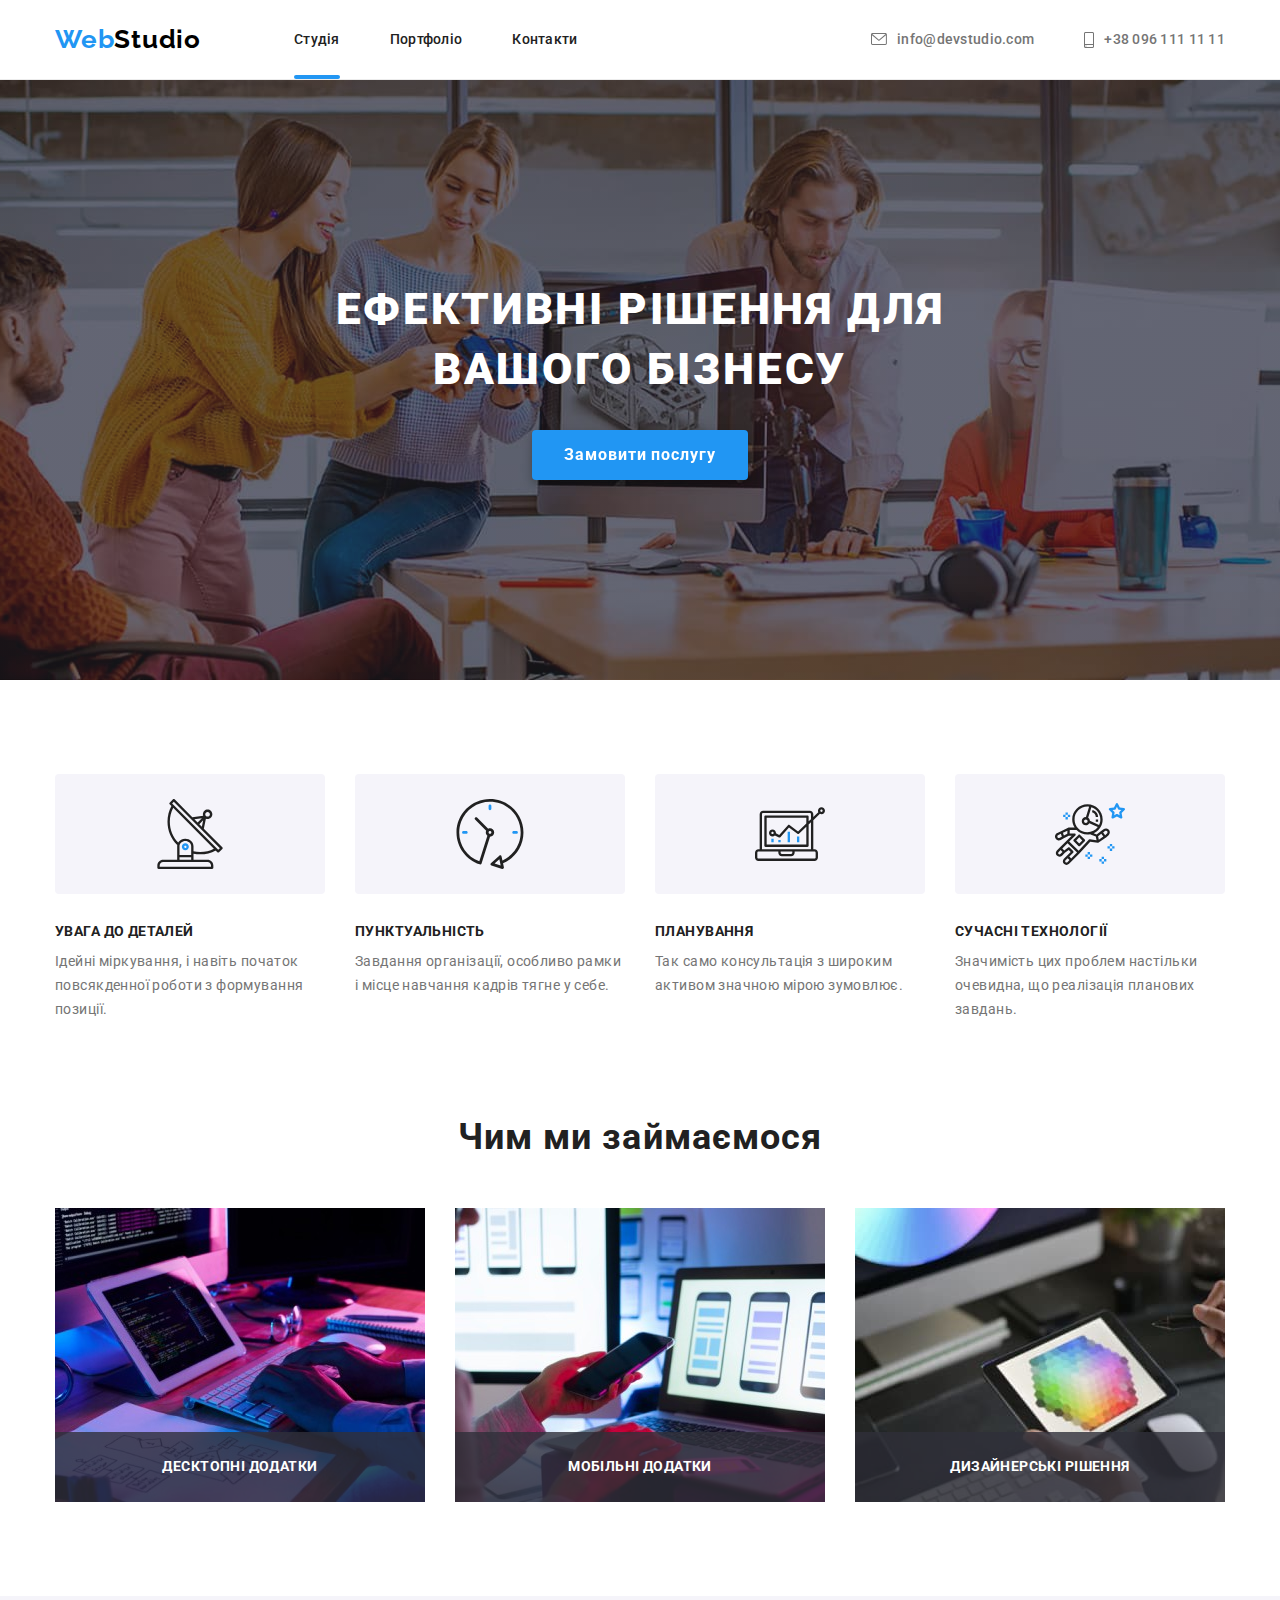
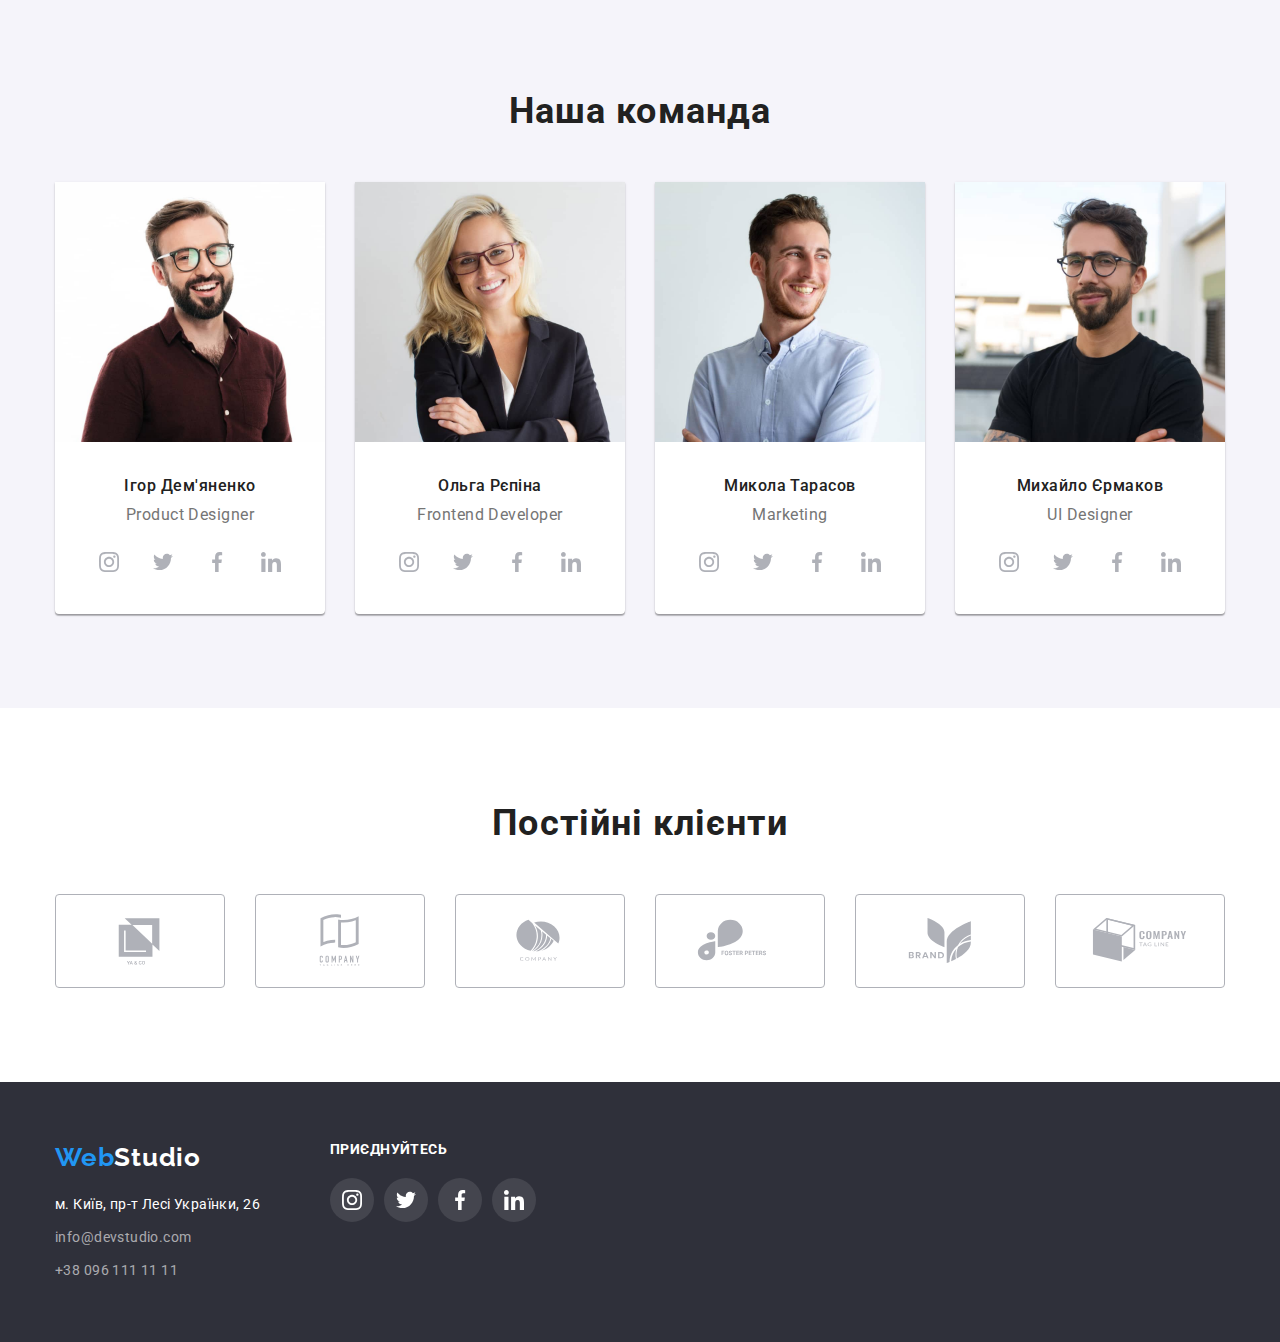
<file: index.html>
<!DOCTYPE html>
<html lang="uk">

<head>
    <meta charset='utf-8'>
    <meta http-equiv='X-UA-Compatible' content='IE=edge'>
    <title>WebStudio</title>
    <meta name='viewport' content='width=device-width, initial-scale=1'>
    <link rel="stylesheet"
        href="https://cdnjs.cloudflare.com/ajax/libs/modern-normalize/1.1.0/modern-normalize.min.css">
    <link rel="stylesheet" href="./css/style.css">
    <link rel="preconnect" href="https://fonts.googleapis.com">
    <link rel="preconnect" href="https://fonts.gstatic.com" crossorigin>
    <link
        href="https://fonts.googleapis.com/css2?family=Raleway:wght@700&family=Roboto:wght@400;500;700;900&display=swap"
        rel="stylesheet">
</head>

<body>
    <header class="header">
        <div class="container">
            <div class="header-content">
                <nav class="nav">
                    <a href="./index.html" class="logo-black no-text-decoration"><span
                            class="logo-accent">Web</span>Studio</a>
                    <ul class="navbar no-list-style">
                        <li>
                            <a href="./index.html" class="navbar-element no-text-decoration current-tab">Студія</a>
                        </li>
                        <li>
                            <a href="./portfolio.html" class="navbar-element no-text-decoration">Портфоліо</a>
                        </li>
                        <li>
                            <a href="#" class="navbar-element no-text-decoration">Контакти</a>
                        </li>
                    </ul>
                </nav>
                <ul class="header-contact no-list-style">
                    <li>
                        <a href="mailto:info@devstudio.com" class="email no-text-decoration"><svg class="email-icon"><use href="./images/icons.svg#envelope"></use></svg>info@devstudio.com</a>
                    </li>
                    <li>
                        <a href="tel:+380961111111" class="tel no-text-decoration"><svg class="phone-icon"><use href="./images/icons.svg#smartphone"></use></svg>+38 096 111 11 11</a>
                    </li>
                </ul>
            </div>
        </div>
    </header>
    <main>
        <section class="hero-screen">
            <div class="container">
                <div class="hero-content">
                    <h1 class="hero-tagline">ЕФЕКТИВНІ РІШЕННЯ ДЛЯ ВАШОГО БІЗНЕСУ</h1>
                    <button type="button" class="hero-btn" data-modal-open>Замовити послугу</button>
                </div>
            </div>
        </section>
        <section class="benefits">
            <div class="container">
                <h2 class="section-title hidden-title">Наші переваги</h2>
                <ul class="benefits-container no-list-style">
                    <li class="benefit">
                        <div class="benefits-background">
                            <svg class="benefits-icon"><use href="./images/icons.svg#antenna"></use></svg>
                        </div>
                        <h3 class="benefit-name">УВАГА ДО ДЕТАЛЕЙ</h3>
                        <p class="benefit-description">Ідейні міркування, і навіть початок повсякденної роботи з
                            формування позиції.</p>
                    </li>
                    <li class="benefit">
                        <div class="benefits-background">
                            <svg class="benefits-icon"><use href="./images/icons.svg#clock"></use></svg>
                        </div>
                        <h3 class="benefit-name">ПУНКТУАЛЬНІСТЬ</h3>
                        <p class="benefit-description">Завдання організації, особливо рамки і місце навчання кадрів
                            тягне у себе.</p>
                    </li>
                    <li class="benefit">
                        <div class="benefits-background">
                            <svg class="benefits-icon"><use href="./images/icons.svg#diagram"></use></svg>
                        </div>
                        <h3 class="benefit-name">ПЛАНУВАННЯ</h3>
                        <p class="benefit-description">Так само консультація з широким активом значною мірою зумовлює.
                        </p>
                    </li>
                    <li class="benefit">
                        <div class="benefits-background">
                            <svg class="benefits-icon"><use href="./images/icons.svg#astronaut"></use></svg>
                        </div>
                        <h3 class="benefit-name">СУЧАСНІ ТЕХНОЛОГІЇ</h3>
                        <p class="benefit-description">Значимість цих проблем настільки очевидна, що реалізація планових
                            завдань.</p>
                    </li>
                </ul>
            </div>
        </section>
        <section class="work-examples">
            <div class="container">
                <h2 class="section-title">Чим ми займаємося</h2>
                <ul class="work-examples-container no-list-style">
                    <li class="work-examples-card">
                        <img src="./images/job_example-1.jpg" alt="Приклад 1" class="work-examples-img" width="370">
                        <div class="work-examples-name">Десктопні додатки</div>
                    </li>
                    <li class="work-examples-card">
                        <img src="./images/job_example-2.jpg" alt="Приклад 2" class="work-examples-img" width="370">
                        <div class="work-examples-name">Мобільні додатки</div>
                    </li>
                    <li class="work-examples-card">
                        <img src="./images/job_example-3.jpg" alt="Приклад 3" class="work-examples-img" width="370">
                        <div class="work-examples-name">Дизайнерські рішення</div>
                    </li>
                </ul>
            </div>
        </section>
        <section class="team">
            <div class="container">
                <h2 class="section-title">Наша команда</h2>
                <ul class="team-container no-list-style">
                    <li class="team-member">
                        <img src="./images/designer.jpg" alt="Ігор Дем'яненко Фото" class="member-photo" width="270">
                        <div class="team-member-info">
                            <h3 class="member-name">Ігор Дем'яненко</h3>
                            <p class="member-job">Product Designer</p>
                            <ul class="member-socials-wrapper">
                                <li><a href="#" class="socials-link"><svg class="socials-icon"><use href="./images/icons.svg#instagram"></use></svg></a></li>
                                <li><a href="#" class="socials-link"><svg class="socials-icon"><use href="./images/icons.svg#twitter"></use></svg></a></li>
                                <li><a href="#" class="socials-link"><svg class="socials-icon"><use href="./images/icons.svg#facebook"></use></svg></a></li>
                                <li><a href="#" class="socials-link"><svg class="socials-icon"><use href="./images/icons.svg#linkedin"></use></svg></a></li>
                            </ul>
                        </div>
                    </li>
                    <li class="team-member">
                        <img src="./images/front-dev.jpg" alt="Ольга Рєпіна Фото" class="member-photo" width="270">
                        <div class="team-member-info">
                            <h3 class="member-name">Ольга Рєпіна</h3>
                            <p class="member-job">Frontend Developer</p>
                            <ul class="member-socials-wrapper">
                                <li><a href="#" class="socials-link"><svg class="socials-icon"><use href="./images/icons.svg#instagram"></use></svg></a></li>
                                <li><a href="#" class="socials-link"><svg class="socials-icon"><use href="./images/icons.svg#twitter"></use></svg></a></li>
                                <li><a href="#" class="socials-link"><svg class="socials-icon"><use href="./images/icons.svg#facebook"></use></svg></a></li>
                                <li><a href="#" class="socials-link"><svg class="socials-icon"><use href="./images/icons.svg#linkedin"></use></svg></a></li>
                            </ul>
                        </div>
                    </li>
                    <li class="team-member">
                        <img src="./images/marketing.jpg" alt="Микола Тарасов Фото" class="member-photo" width="270">
                        <div class="team-member-info">
                            <h3 class="member-name">Микола Тарасов</h3>
                            <p class="member-job">Marketing</p>
                            <ul class="member-socials-wrapper">
                                <li><a href="#" class="socials-link"><svg class="socials-icon"><use href="./images/icons.svg#instagram"></use></svg></a></li>
                                <li><a href="#" class="socials-link"><svg class="socials-icon"><use href="./images/icons.svg#twitter"></use></svg></a></li>
                                <li><a href="#" class="socials-link"><svg class="socials-icon"><use href="./images/icons.svg#facebook"></use></svg></a></li>
                                <li><a href="#" class="socials-link"><svg class="socials-icon"><use href="./images/icons.svg#linkedin"></use></svg></a></li>
                            </ul>
                        </div>
                    </li>
                    <li class="team-member">
                        <img src="./images/ui-designer.jpg" alt="Михайло Єрмаков Фото" class="member-photo" width="270">
                        <div class="team-member-info">
                            <h3 class="member-name">Михайло Єрмаков</h3>
                            <p class="member-job">UI Designer</p>
                            <ul class="member-socials-wrapper">
                                <li><a href="#" class="socials-link"><svg class="socials-icon"><use href="./images/icons.svg#instagram"></use></svg></a></li>
                                <li><a href="#" class="socials-link"><svg class="socials-icon"><use href="./images/icons.svg#twitter"></use></svg></a></li>
                                <li><a href="#" class="socials-link"><svg class="socials-icon"><use href="./images/icons.svg#facebook"></use></svg></a></li>
                                <li><a href="#" class="socials-link"><svg class="socials-icon"><use href="./images/icons.svg#linkedin"></use></svg></a></li>
                            </ul>
                        </div>
                    </li>
                </ul>
            </div>
        </section>
        <section class="clients">
            <div class="container">
                <h2 class="section-title">Постійні клієнти</h2>
                <ul class="clients-wrapper">
                    <li class="client-card"><a href="#" class="client-link"><svg class="client-logo"><use href="./images/icons.svg#logo"></use></svg></a></li>
                    <li class="client-card"><a href="#" class="client-link"><svg class="client-logo"><use href="./images/icons.svg#logo2"></use></svg></a></li>
                    <li class="client-card"><a href="#" class="client-link"><svg class="client-logo"><use href="./images/icons.svg#logo3"></use></svg></a></li>
                    <li class="client-card"><a href="#" class="client-link"><svg class="client-logo"><use href="./images/icons.svg#logo4"></use></svg></a></li>
                    <li class="client-card"><a href="#" class="client-link"><svg class="client-logo"><use href="./images/icons.svg#logo5"></use></svg></a></li>
                    <li class="client-card"><a href="#" class="client-link"><svg class="client-logo"><use href="./images/icons.svg#logo6"></use></svg></a></li>
                </ul>
            </div>
        </section>
    </main>
    <footer class="footer">
        <div class="container">
            <div class="footer-content">
                <div class="footer-info">
                    <a href="./index.html" class="logo-white footer-logo no-text-decoration"><span
                            class="logo-accent">Web</span>Studio</a>
                    <address>
                        <ul class="footer-address no-list-style">
                            <li>
                                <a href="https://goo.gl/maps/SzVKwYat1B8DqFJP9" class="address no-text-decoration"
                                    target="_blank" rel="noopener noreferrer nofollow">м. Київ, пр-т Лесі Українки, 26</a>
                            </li>
                            <li>
                                <a href="mailto:info@devstudio.com"
                                    class="footer-email no-text-decoration">info@devstudio.com</a>
                            </li>
                            <li>
                                <a href="tel:+380961111111" class="footer-tel no-text-decoration">+38 096 111 11 11</a>
                            </li>
                        </ul>
                    </address>
                </div>
                <div class="footer-socials">
                    <h3 class="footer-socials-title">ПРИЄДНУЙТЕСЬ</h3>
                    <ul class="footer-socials-wrapper">
                        <li><a href="#" class="footer-socials-link"><svg class="footer-socials-icons"><use href="./images/icons.svg#instagram"></use></svg></a></li>
                        <li><a href="#" class="footer-socials-link"><svg class="footer-socials-icons"><use href="./images/icons.svg#twitter"></use></svg></a></li>
                        <li><a href="#" class="footer-socials-link"><svg class="footer-socials-icons"><use href="./images/icons.svg#facebook"></use></svg></a></li>
                        <li><a href="#" class="footer-socials-link"><svg class="footer-socials-icons"><use href="./images/icons.svg#linkedin"></use></svg></a></li>
                    </ul>
                </div>
            </div>
        </div>
    </footer>
    <div class="backdrop is-hidden" data-modal>
        <div class="modal">
            <button class="modal-close-btn" type="button" data-modal-close>
                <svg class="close-cross-icon"><use href="./images/icons.svg#cross"></use></svg>
            </button>
        </div>
    </div>

    <script src="./js/modal.js"></script>
</body>

</html>
</file>
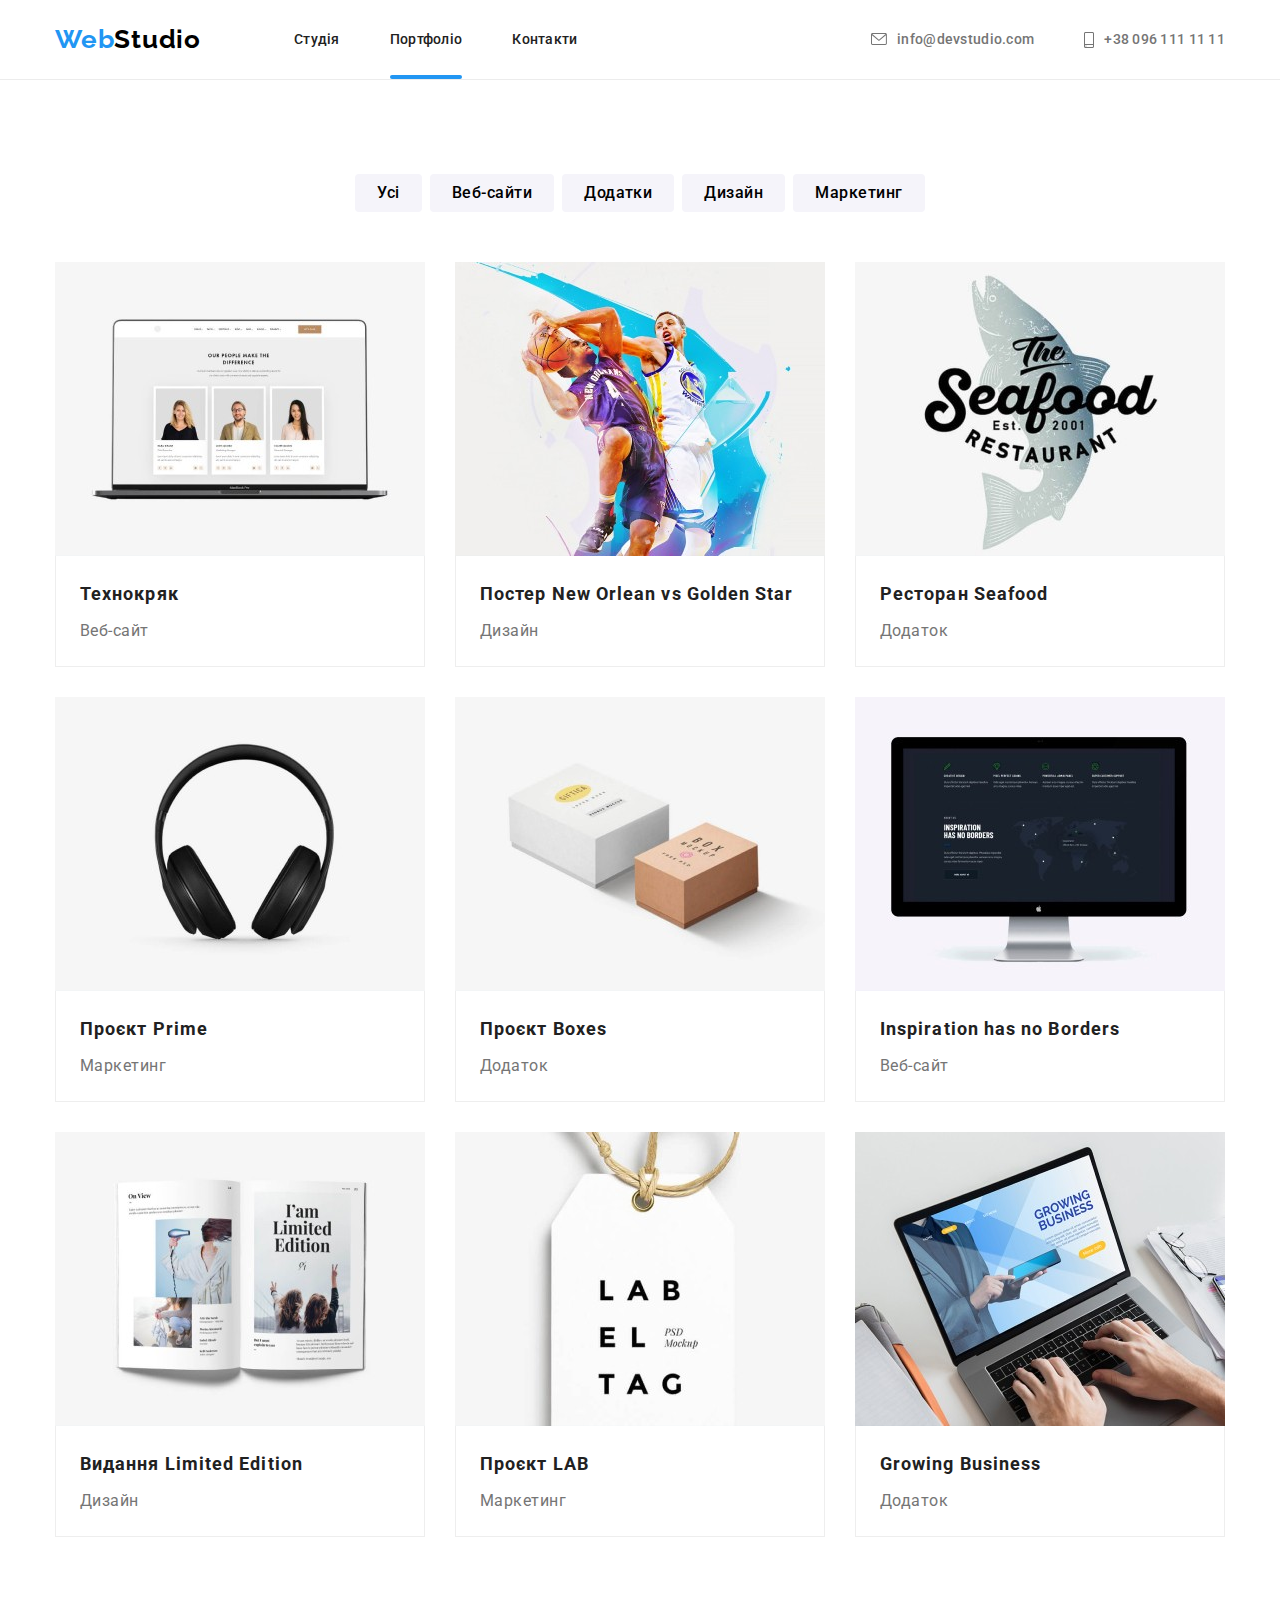
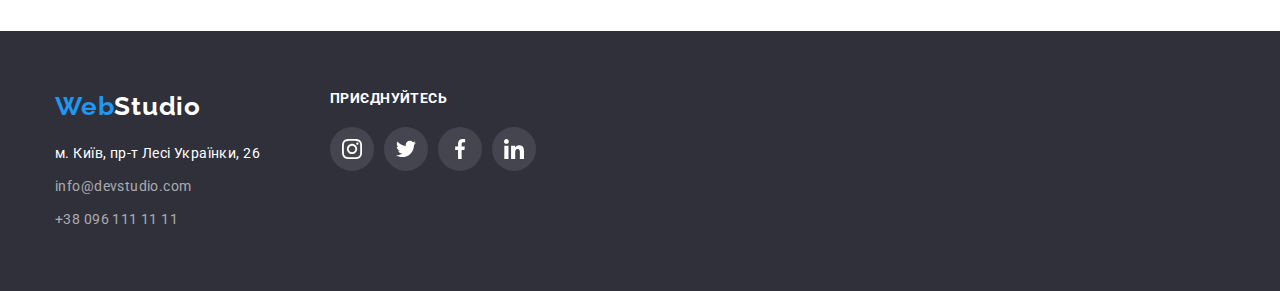
<file: portfolio.html>
<!DOCTYPE html>
<html lang="uk">

<head>
    <meta charset='utf-8'>
    <meta http-equiv='X-UA-Compatible' content='IE=edge'>
    <title>WebStudio</title>
    <meta name='viewport' content='width=device-width, initial-scale=1'>
    <link rel="stylesheet"
        href="https://cdnjs.cloudflare.com/ajax/libs/modern-normalize/1.1.0/modern-normalize.min.css">
    <link rel="stylesheet" href="./css/style.css">
    <link rel="preconnect" href="https://fonts.googleapis.com">
    <link rel="preconnect" href="https://fonts.gstatic.com" crossorigin>
    <link
        href="https://fonts.googleapis.com/css2?family=Raleway:wght@700&family=Roboto:wght@400;500;700;900&display=swap"
        rel="stylesheet">
</head>

<body>
    <header class="header">
        <div class="container">
            <div class="header-content">
                <nav class="nav">
                    <a href="./index.html" class="logo-black no-text-decoration"><span
                            class="logo-accent">Web</span>Studio</a>
                    <ul class="navbar no-list-style">
                        <li>
                            <a href="./index.html" class="navbar-element no-text-decoration">Студія</a>
                        </li>
                        <li>
                            <a href="./portfolio.html"
                                class="navbar-element no-text-decoration current-tab">Портфоліо</a>
                        </li>
                        <li>
                            <a href="#" class="navbar-element no-text-decoration">Контакти</a>
                        </li>
                    </ul>
                </nav>
                <ul class="header-contact no-list-style">
                    <li>
                        <a href="mailto:info@devstudio.com" class="email no-text-decoration"><svg class="email-icon">
                                <use href="./images/icons.svg#envelope"></use>
                            </svg>info@devstudio.com</a>
                    </li>
                    <li>
                        <a href="tel:+380961111111" class="tel no-text-decoration"><svg class="phone-icon">
                                <use href="./images/icons.svg#smartphone"></use>
                            </svg>+38 096 111 11 11</a>
                    </li>
                </ul>
            </div>
        </div>
    </header>
    <main>
        <section class="portfolio">
            <div class="container">
                <ul class="portfolio-filter no-list-style">
                    <li><button type="button" class="filter-btn">Усі</button></li>
                    <li><button type="button" class="filter-btn">Веб-сайти</button></li>
                    <li><button type="button" class="filter-btn">Додатки</button></li>
                    <li><button type="button" class="filter-btn">Дизайн</button></li>
                    <li><button type="button" class="filter-btn">Маркетинг</button></li>
                </ul>
                <ul class="portfolio-container no-list-style">
                    <li class="portfolio-card">
                        <a href="#" class="portfolio-card-content no-text-decoration">
                            <div class="portfolio-image-container">
                                <img src="./images/white-website-preview.jpg" alt="Приклад веб-сайту"
                                    class="portfolio-item-img" width="370">
                                <div class="portfolio-card-overlay">
                                    Ресурс пропонує комплексні пропозиції з різним рівнем функціоналу та сервісів. Все
                                    це
                                    дозволить відвідувачу отримати вичерпні відомості про компанію чи приватну особу.
                                </div>
                            </div>
                            <div class="portfolio-card-info">
                                <h3 class="portfolio-card-name">Технокряк</h3>
                                <p class="portfolio-card-type">Веб-сайт</p>
                            </div>
                        </a>
                    </li>
                    <li class="portfolio-card">
                        <a href="#" class="portfolio-card-content no-text-decoration">
                            <div class="portfolio-image-container">
                                <img src="./images/basketball-design.jpg" alt="Дизайн баскетбол"
                                    class="portfolio-item-img" width="370">
                                <div class="portfolio-card-overlay">
                                    Ресурс пропонує комплексні пропозиції з різним рівнем функціоналу та сервісів. Все
                                    це
                                    дозволить відвідувачу отримати вичерпні відомості про компанію чи приватну особу.
                                </div>
                            </div>
                            <div class="portfolio-card-info">
                                <h3 class="portfolio-card-name">Постер New Orlean vs Golden Star</h3>
                                <p class="portfolio-card-type">Дизайн</p>
                            </div>
                        </a>
                    </li>
                    <li class="portfolio-card">
                        <a href="#" class="portfolio-card-content no-text-decoration">
                            <div class="portfolio-image-container">
                                <img src="./images/seafood-logo.jpg" alt="Логотип Seafood" class="portfolio-item-img"
                                    width="370">
                                <div class="portfolio-card-overlay">
                                    Ресурс пропонує комплексні пропозиції з різним рівнем функціоналу та сервісів. Все
                                    це
                                    дозволить відвідувачу отримати вичерпні відомості про компанію чи приватну особу.
                                </div>
                            </div>
                            <div class="portfolio-card-info">
                                <h3 class="portfolio-card-name">Ресторан Seafood</h3>
                                <p class="portfolio-card-type">Додаток</p>
                            </div>
                        </a>
                    </li>
                    <li class="portfolio-card">
                        <a href="#" class="portfolio-card-content no-text-decoration">
                            <div class="portfolio-image-container">
                                <img src="./images/headphones.jpg" alt="Логотип Seafood" class="portfolio-item-img"
                                    width="370">
                                <div class="portfolio-card-overlay">
                                    Ресурс пропонує комплексні пропозиції з різним рівнем функціоналу та сервісів. Все
                                    це
                                    дозволить відвідувачу отримати вичерпні відомості про компанію чи приватну особу.
                                </div>
                            </div>
                            <div class="portfolio-card-info">
                                <h3 class="portfolio-card-name">Проєкт Prime</h3>
                                <p class="portfolio-card-type">Маркетинг</p>
                            </div>
                        </a>
                    </li>
                    <li class="portfolio-card">
                        <a href="#" class="portfolio-card-content no-text-decoration">
                            <div class="portfolio-image-container">
                                <img src="./images/boxes.jpg" alt="Продукт Boxes" class="portfolio-item-img"
                                    width="370">
                                <div class="portfolio-card-overlay">
                                    Ресурс пропонує комплексні пропозиції з різним рівнем функціоналу та сервісів. Все
                                    це
                                    дозволить відвідувачу отримати вичерпні відомості про компанію чи приватну особу.
                                </div>
                            </div>
                            <div class="portfolio-card-info">
                                <h3 class="portfolio-card-name">Проєкт Boxes</h3>
                                <p class="portfolio-card-type">Додаток</p>
                            </div>
                        </a>
                    </li>
                    <li class="portfolio-card">
                        <a href="#" class="portfolio-card-content no-text-decoration">
                            <div class="portfolio-image-container">
                                <img src="./images/dark-website-preview.jpg" alt="Приклад веб-сайту"
                                    class="portfolio-item-img" width="370">
                                <div class="portfolio-card-overlay">
                                    Ресурс пропонує комплексні пропозиції з різним рівнем функціоналу та сервісів. Все
                                    це
                                    дозволить відвідувачу отримати вичерпні відомості про компанію чи приватну особу.
                                </div>
                            </div>
                            <div class="portfolio-card-info">
                                <h3 class="portfolio-card-name">Inspiration has no Borders</h3>
                                <p class="portfolio-card-type">Веб-сайт</p>
                            </div>
                        </a>
                    </li>
                    <li class="portfolio-card">
                        <a href="#" class="portfolio-card-content no-text-decoration">
                            <div class="portfolio-image-container">
                                <img src="./images/opened-book.jpg" alt="Розгорнута книга" class="portfolio-item-img"
                                    width="370">
                                <div class="portfolio-card-overlay">
                                    Ресурс пропонує комплексні пропозиції з різним рівнем функціоналу та сервісів. Все
                                    це
                                    дозволить відвідувачу отримати вичерпні відомості про компанію чи приватну особу.
                                </div>
                            </div>
                            <div class="portfolio-card-info">
                                <h3 class="portfolio-card-name">Видання Limited Edition</h3>
                                <p class="portfolio-card-type">Дизайн</p>
                            </div>
                        </a>
                    </li>
                    <li class="portfolio-card">
                        <a href="#" class="portfolio-card-content no-text-decoration">
                            <div class="portfolio-image-container">
                                <img src="./images/lab-logo.jpg" alt="Логотип LAB" class="portfolio-item-img" width="370">
                                <div class="portfolio-card-overlay">
                                    Ресурс пропонує комплексні пропозиції з різним рівнем функціоналу та сервісів. Все це
                                    дозволить відвідувачу отримати вичерпні відомості про компанію чи приватну особу.
                                </div>
                            </div>
                                <div class="portfolio-card-info">
                                <h3 class="portfolio-card-name">Проєкт LAB</h3>
                                <p class="portfolio-card-type">Маркетинг</p>
                            </div>
                        </a>
                    </li>
                    <li class="portfolio-card">
                        <a href="#" class="portfolio-card-content no-text-decoration">
                            <div class="portfolio-image-container">
                                <img src="./images/laptop-app.jpg" alt="Додаток на ноутбуці" class="portfolio-item-img"
                                width="370">
                                <div class="portfolio-card-overlay">
                                    Ресурс пропонує комплексні пропозиції з різним рівнем функціоналу та сервісів. Все це
                                    дозволить відвідувачу отримати вичерпні відомості про компанію чи приватну особу.
                                </div>
                            </div>
                            <div class="portfolio-card-info">
                                <h3 class="portfolio-card-name">Growing Business</h3>
                                <p class="portfolio-card-type">Додаток</p>
                            </div>
                        </a>
                    </li>
                </ul>
            </div>
        </section>
    </main>
    <footer class="footer">
        <div class="container">
            <div class="footer-content">
                <div class="footer-info">
                    <a href="./index.html" class="logo-white footer-logo no-text-decoration"><span
                            class="logo-accent">Web</span>Studio</a>
                    <address>
                        <ul class="footer-address no-list-style">
                            <li>
                                <a href="https://goo.gl/maps/SzVKwYat1B8DqFJP9" class="address no-text-decoration"
                                    target="_blank" rel="noopener noreferrer nofollow">м. Київ, пр-т Лесі Українки,
                                    26</a>
                            </li>
                            <li>
                                <a href="mailto:info@devstudio.com"
                                    class="footer-email no-text-decoration">info@devstudio.com</a>
                            </li>
                            <li>
                                <a href="tel:+380961111111" class="footer-tel no-text-decoration">+38 096 111 11 11</a>
                            </li>
                        </ul>
                    </address>
                </div>
                <div class="footer-socials">
                    <h3 class="footer-socials-title">ПРИЄДНУЙТЕСЬ</h3>
                    <ul class="footer-socials-wrapper">
                        <li><a href="#" class="footer-socials-link"><svg class="footer-socials-icons">
                                    <use href="./images/icons.svg#instagram"></use>
                                </svg></a></li>
                        <li><a href="#" class="footer-socials-link"><svg class="footer-socials-icons">
                                    <use href="./images/icons.svg#twitter"></use>
                                </svg></a></li>
                        <li><a href="#" class="footer-socials-link"><svg class="footer-socials-icons">
                                    <use href="./images/icons.svg#facebook"></use>
                                </svg></a></li>
                        <li><a href="#" class="footer-socials-link"><svg class="footer-socials-icons">
                                    <use href="./images/icons.svg#linkedin"></use>
                                </svg></a></li>
                    </ul>
                </div>
            </div>
        </div>
    </footer>
</body>

</html>
</file>
<file: css/style.css>
:root {
    --accent-color: #2196f3;
    --active-color: #188CE8;
    --primary-color: #212121;
    --secondary-color: #757575;
    --secondary-background: #F5F4FA;
    --icons-color: #AFB1B8;
}

* {
    box-sizing: border-box;
    list-style: none;
}

body {
    background-color: white;
    font-family: 'Roboto', sans-serif;
    color: var(--primary-color);
    margin: 0;
    padding: 0;
}

section {
    padding: 94px 0;
    display: flex;
    flex-direction: column;
    justify-content: center;
    align-items: center;
    margin: 0;
}

h1,
h2,
h3,
h4,
h5,
h6,
p,
ul {
    padding: 0;
    margin: 0;
}

.no-text-decoration {
    text-decoration: none;
}

.no-list-style {
    list-style: none;
}

.container {
    width: 1200px;
    padding: 0 15px;
}

.header {
    width: 100%;
    height: 80px;
    display: flex;
    flex-direction: row;
    justify-content: center;
    align-items: center;
    background-color: white;
    border-bottom: 1px solid #ECECEC;
}

.header-content {
    width: 100%;
    display: flex;
    justify-content: space-between;
}

.nav {
    display: flex;
    flex-direction: row;
    align-items: center;
    gap: 93px;
}

.navbar {
    display: flex;
    flex-direction: row;
    gap: 50px;
}

.logo-black {
    font-family: 'Raleway', sans-serif;
    font-size: 26px;
    font-weight: 700;
    line-height: 1.17;
    letter-spacing: 0.03em;
    color: black;
}

.header-contact {
    display: flex;
    flex-direction: row;
    justify-content: center;
    align-items: center;
    gap: 50px;
}

.logo-white {
    font-family: 'Raleway', sans-serif;
    font-size: 26px;
    font-weight: 700;
    line-height: 1.17;
    letter-spacing: 0.03em;
    color: white;
}

.logo-accent {
    color: var(--accent-color);
}

.navbar-element {
    font-weight: 500;
    font-size: 14px;
    line-height: 1.14;
    letter-spacing: 0.02em;
    padding: 32px 0;
    color: var(--primary-color);
    transition: color 250ms cubic-bezier(0.4, 0, 0.2, 1);
}

.navbar-element:hover,
.navbar-element:focus,
.navbar-element:active {
    color: var(--accent-color);
}

.current-tab {
    position: relative;
}

.current-tab::after {
    content: '';
    display: block;
    width: 100%;
    height: 4px;
    background-color: var(--accent-color);
    position: absolute;
    border-radius: 2px;
    bottom: 0px;
}

.email {
    display: flex;
    align-items: center;
    gap: 10px;
    font-size: 14px;
    font-weight: 500;
    letter-spacing: 0.02em;
    line-height: 1.14;
    color: var(--secondary-color);
    transition: color 250ms cubic-bezier(0.4, 0, 0.2, 1);
}

.email:hover,
.email:focus,
.email:active {
    color: var(--accent-color);
}

.email-icon {
    width: 16px;
    height: 12px;
    fill: currentColor;
}

.tel {
    display: flex;
    align-items: center;
    gap: 10px;
    font-size: 14px;
    font-weight: 500;
    letter-spacing: 0.02em;
    line-height: 1.14;
    color: var(--secondary-color);
    transition: color 250ms cubic-bezier(0.4, 0, 0.2, 1);
}

.tel:hover,
.tel:focus,
.tel:active {
    color: var(--accent-color);
}

.phone-icon {
    width: 10px;
    height: 16px;
    fill: currentColor;
}

.hero-screen {
    width: 100%;
    background-size: 1600px;
    background-image: linear-gradient(to right, rgba(47, 48, 58, 0.4), rgba(47, 48, 58, 0.4)), url('../images/hero-background.jpg');
    background-position: center;
    background-repeat: no-repeat;
    text-align: center;
    padding: 200px 0;
}

.hero-content {
    text-align: center;
}

.hero-tagline {
    max-width: 696px;
    margin: 0 auto 30px auto;
    font-size: 44px;
    font-weight: 900;
    line-height: 1.36;
    letter-spacing: 0.06em;
    text-transform: uppercase;
    color: white;
}

.hero-btn {
    background-color: var(--accent-color);
    border-radius: 4px;
    padding: 10px 32px;
    cursor: pointer;
    border: none;
    filter: drop-shadow(0px 4px 4px rgba(0, 0, 0, 0.25));
    margin: auto;
    transition: background-color 250ms cubic-bezier(0.4, 0, 0.2, 1);

    font-family: 'Roboto', sans-serif;
    font-weight: 700;
    font-size: 16px;
    line-height: 1.88;
    display: flex;
    align-items: center;
    text-align: center;
    letter-spacing: 0.06em;
    color: white;
}

.hero-btn:hover,
.hero-btn:focus,
.hero-btn:active {
    background-color: var(--active-color);
}

.benefits {
    padding: 94px 0 0 0;
}

.benefits-container {
    display: flex;
    flex-direction: row;
    justify-content: center;
    gap: 30px;
}

.benefit {
    flex-basis: calc((100% - 90px) / 4);
}

.benefits-background {
    width: 100%;
    height: 120px;
    display: flex;
    justify-content: center;
    align-items: center;
    background-color: var(--secondary-background);
    margin-bottom: 30px;
    border-radius: 4px;
}

.benefits-icon {
    width: 70px;
    height: 70px;
}

.benefit-name {
    font-weight: 700;
    font-size: 14px;
    line-height: 1.14;
    letter-spacing: 0.03em;
    text-transform: uppercase;
    margin-bottom: 10px;
}

.benefit-description {
    font-size: 14px;
    line-height: 1.71;
    letter-spacing: 0.03em;
    color: var(--secondary-color);
}

.section-title {
    font-weight: 700;
    font-size: 36px;
    line-height: 1.17;
    text-align: center;
    letter-spacing: 0.03em;
    margin-bottom: 50px;
}

.hidden-title {
    display: none;
}

.work-examples-container {
    display: flex;
    flex-direction: row;
    justify-content: center;
    align-items: center;
    gap: 30px;
}

.work-examples-card {
    flex-basis: calc((100% - 60px) / 3);
    position: relative;
}

.work-examples-img {
    width: 100%;
    display: block;
}

.work-examples-name {
    width: 100%;
    height: 70px;
    background: rgba(47, 48, 58, 0.8);
    position: absolute;
    bottom: 0;
    display: flex;
    justify-content: center;
    align-items: center;

    font-weight: 700;
    font-size: 14px;
    line-height: 1.14;
    text-align: center;
    letter-spacing: 0.03em;
    text-transform: uppercase;
    color: white;
}

.team {
    background-color: var(--secondary-background);
}

.team-container {
    display: flex;
    flex-direction: row;
    justify-content: center;
    align-items: center;
    gap: 30px;
}

.team-member {
    flex-basis: calc((100% - 90px) / 4);
    background-color: white;
    border-radius: 0 0 4px 4px;
    box-shadow: 0px 1px 3px rgba(0, 0, 0, 0.12), 0px 1px 1px rgba(0, 0, 0, 0.14), 0px 2px 1px rgba(0, 0, 0, 0.2);
}

.member-photo {
    width: 100%;
}

.team-member-info {
    text-align: center;
    padding: 30px 0;
}

.member-name {
    font-weight: 500;
    font-size: 16px;
    line-height: 1.19;
    letter-spacing: 0.03em;
    margin-bottom: 10px;
}

.member-job {
    font-size: 16px;
    line-height: 1.19;
    letter-spacing: 0.03em;
    color: var(--secondary-color);
    margin-bottom: 16px;
}

.member-socials-wrapper {
    display: flex;
    justify-content: center;
    align-items: center;
    gap: 10px;
}

.socials-link {
    width: 44px;
    height: 44px;
    display: flex;
    justify-content: center;
    align-items: center;
    border-radius: 50%;
    transition: background-color 250ms cubic-bezier(0.4, 0, 0.2, 1), color 250ms cubic-bezier(0.4, 0, 0.2, 1);
}

.socials-link:hover,
.socials-link:focus,
.socials-link:active {
    background-color: var(--accent-color);
    color: white;
}

.socials-link {
    color: var(--icons-color);
}

.socials-icon {
    width: 20px;
    height: 20px;
    fill: currentColor;
}

.clients-wrapper {
    display: flex;
    justify-content: center;
    align-items: center;
    gap: 30px;
}

.client-card {
    flex-basis: calc((100% - 150px) / 6);
    border: 1px solid var(--icons-color);
    border-radius: 4px;
    transition: border 250ms cubic-bezier(0.4, 0, 0.2, 1);
}

.client-card:hover,
.client-card:focus,
.client-card:active {
    border: 1px solid var(--accent-color);
}

.client-link {
    height: 92px;
    display: flex;
    justify-content: center;
    align-items: center;
    color: var(--icons-color);
    transition: color 250ms cubic-bezier(0.4, 0, 0.2, 1);
}

.client-link:hover,
.client-link:focus,
.client-card:active {
    color: var(--accent-color);
}

.client-logo {
    width: 106px;
    height: 60px;
    fill: currentColor;
}

.footer {
    background-color: #2F303A;
    display: flex;
    flex-direction: row;
    justify-content: center;
    align-items: center;
    padding: 60px 0;
}

.footer-content {
    display: flex;
    flex-direction: row;
    justify-content: start;
    gap: 70px;
}

.footer-info {
    display: flex;
    flex-direction: column;
    justify-content: center;
    align-items: flex-start;
    gap: 20px;
}

.address {
    font-style: normal;
    font-size: 14px;
    line-height: 1.71;
    letter-spacing: 0.03em;
    color: white;
}

.footer-address {
    display: flex;
    flex-direction: column;
    gap: 9px;
}

.footer-email {
    font-style: normal;
    font-size: 14px;
    line-height: 1.71;
    letter-spacing: 0.03em;
    color: rgba(255, 255, 255, 0.6);
}

.footer-tel {
    font-style: normal;
    font-size: 14px;
    line-height: 1.71;
    letter-spacing: 0.03em;
    color: rgba(255, 255, 255, 0.6);
}

.footer-socials-title {
    font-weight: 700;
    font-size: 14px;
    line-height: 1.14;
    letter-spacing: 0.03em;
    text-transform: uppercase;
    color: white;
    margin-bottom: 20px;
}

.footer-socials-wrapper {
    display: flex;
    justify-content: center;
    align-items: center;
    gap: 10px;
}

.footer-socials-link {
    width: 44px;
    height: 44px;
    background-color: rgb(255, 255, 255, 10%);
    display: flex;
    justify-content: center;
    align-items: center;
    color: white;
    border-radius: 50%;
    transition: background-color 250ms cubic-bezier(0.4, 0, 0.2, 1);
}

.footer-socials-link:hover,
.footer-socials-link:focus,
.footer-socials-link:active {
    background-color: var(--accent-color);
}

.footer-socials-icons {
    width: 20px;
    height: 20px;
    fill: currentColor;
}

.backdrop {
    width: 100%;
    height: 100vh;
    background: rgba(0, 0, 0, 0.2);
    position: fixed;
    top: 0;
    left: 0;
    display: flex;
    justify-content: center;
    align-items: center;
    transition: visibility 250ms cubic-bezier(0.4, 0, 0.2, 1), opacity 250ms cubic-bezier(0.4, 0, 0.2, 1);
}

.backdrop.is-hidden .modal {
    transform: translateY(100%) scale(0.7);
}

.is-hidden {
    visibility: hidden;
    opacity: 0;
    pointer-events: none;
}

.modal {
    width: 528px;
    height: 581px;
    background-color: white;
    position: relative;
    transform: translateY(0%) scale(1);
    transition: transform 250ms cubic-bezier(0.4, 0, 0.2, 1);
}

.modal-close-btn {
    width: 30px;
    height: 30px;
    position: absolute;
    top: 8px;
    right: 8px;
    border-radius: 50%;
    background: white;
    display: flex;
    justify-content: center;
    align-items: center;
    border: 1px solid rgba(0, 0, 0, 0.1);
    cursor: pointer;
}

.close-cross-icon {
    width: 11px;
    height: 11px;
}

.portfolio-filter {
    display: flex;
    flex-direction: row;
    justify-content: center;
    align-items: center;
    gap: 8px;
    margin-bottom: 50px;
}

.filter-btn {
    background-color: var(--secondary-background);
    border-radius: 4px;
    cursor: pointer;
    border: none;
    padding: 6px 22px;
    transition: background-color 250ms cubic-bezier(0.4, 0, 0.2, 1), color 250ms cubic-bezier(0.4, 0, 0.2, 1), box-shadow 250ms cubic-bezier(0.4, 0, 0.2, 1);

    font-family: 'Roboto', sans-serif;
    font-weight: 500;
    font-size: 16px;
    line-height: 1.63;
    text-align: center;
    letter-spacing: 0.03em;
}

.filter-btn:hover,
.filter-btn:focus,
.filter-btn:active {
    background-color: var(--accent-color);
    color: white;
    box-shadow: 0px 3px 1px rgba(0, 0, 0, 0.1), 0px 1px 2px rgba(0, 0, 0, 0.08), 0px 2px 2px rgba(0, 0, 0, 0.12);
}

.portfolio-container {
    display: flex;
    flex-direction: row;
    flex-wrap: wrap;
    gap: 30px;
}

.portfolio-card {
    flex-basis: calc((100% - 60px) / 3);
    transition: box-shadow 250ms cubic-bezier(0.4, 0, 0.2, 1);
}

.portfolio-card:hover,
.portfolio-card:focus,
.portfolio-card:active {
    box-shadow: 0px 1px 1px rgba(0, 0, 0, 0.12), 0px 4px 4px rgba(0, 0, 0, 0.06), 1px 4px 6px rgba(0, 0, 0, 0.16);
}

.portfolio-image-container {
    position: relative;
    overflow: hidden;
}

.portfolio-item-img {
    width: 100%;
    display: block;
}

.portfolio-card-info {
    padding: 20px 24px;
    border: 1px solid #EEEEEE;
    border-top: none;
}

.portfolio-card-name {
    font-weight: 700;
    font-size: 18px;
    line-height: 2;
    letter-spacing: 0.06em;
    color: var(--primary-color);
    margin-bottom: 4px;
}

.portfolio-card-type {
    font-size: 16px;
    line-height: 1.88;
    letter-spacing: 0.03em;
    color: var(--secondary-color);
}

.portfolio-card-overlay {
    width: 100%;
    height: 100%;
    position: absolute;
    background: rgba(33, 150, 243, 0.9);
    top: 0;
    left: 0;
    padding: 63px 24px;
    transform: translateY(100%);
    transition: transform 250ms cubic-bezier(0.4, 0, 0.2, 1);
    display: flex;
    justify-content: center;
    align-items: center;

    font-size: 18px;
    line-height: 1.56;
    letter-spacing: 0.03em;
    color: white;
}

.portfolio-card:hover .portfolio-card-overlay {
    transform: translateY(0%);
}
</file>
